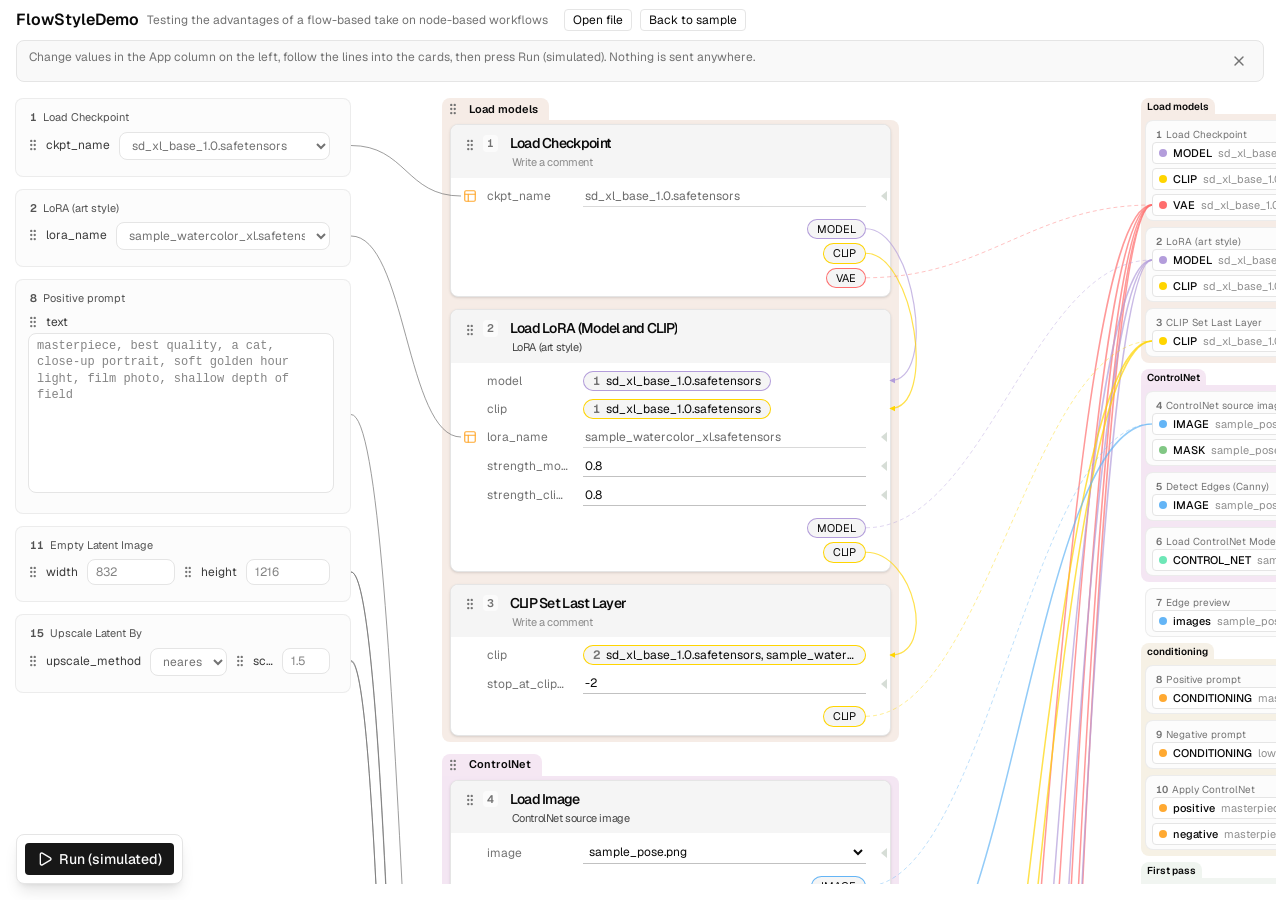
<file: index.html>
<!doctype html>
<html lang="en">
  <head>
    <meta property="og:url" content="https://usegird.github.io/flowui-demo/">
    <meta property="og:image" content="https://usegird.github.io/flowui-demo/og-image.jpg">
    <meta property="og:image:width" content="1200">
    <meta property="og:image:height" content="630">

    <meta charset="UTF-8" />
    <meta name="viewport" content="width=device-width, initial-scale=1.0" />
    <title>FlowStyleDemo — a flow-based take on node-based workflows</title>
    <meta
      name="description"
      content="Interactive demo: a ComfyUI workflow laid out as a top-to-bottom flow of cards, with app inputs and variables beside it. Runs in the browser; no ComfyUI connection, runs are simulated."
    />
    <meta property="og:type" content="website" />
    <meta property="og:title" content="FlowStyleDemo — a flow-based take on node-based workflows" />
    <meta
      property="og:description"
      content="Interactive demo: a ComfyUI workflow laid out as a top-to-bottom flow of cards, with app inputs and variables beside it. No ComfyUI connection; runs are simulated."
    />
    <meta name="twitter:card" content="summary_large_image" />
    <script type="module" crossorigin src="./assets/demo-DwETa-7f.js"></script>
    <link rel="stylesheet" crossorigin href="./assets/demo-Cxc8AQu7.css">
  </head>
  <body>
    <div id="root"></div>
  </body>
</html>
</file>
